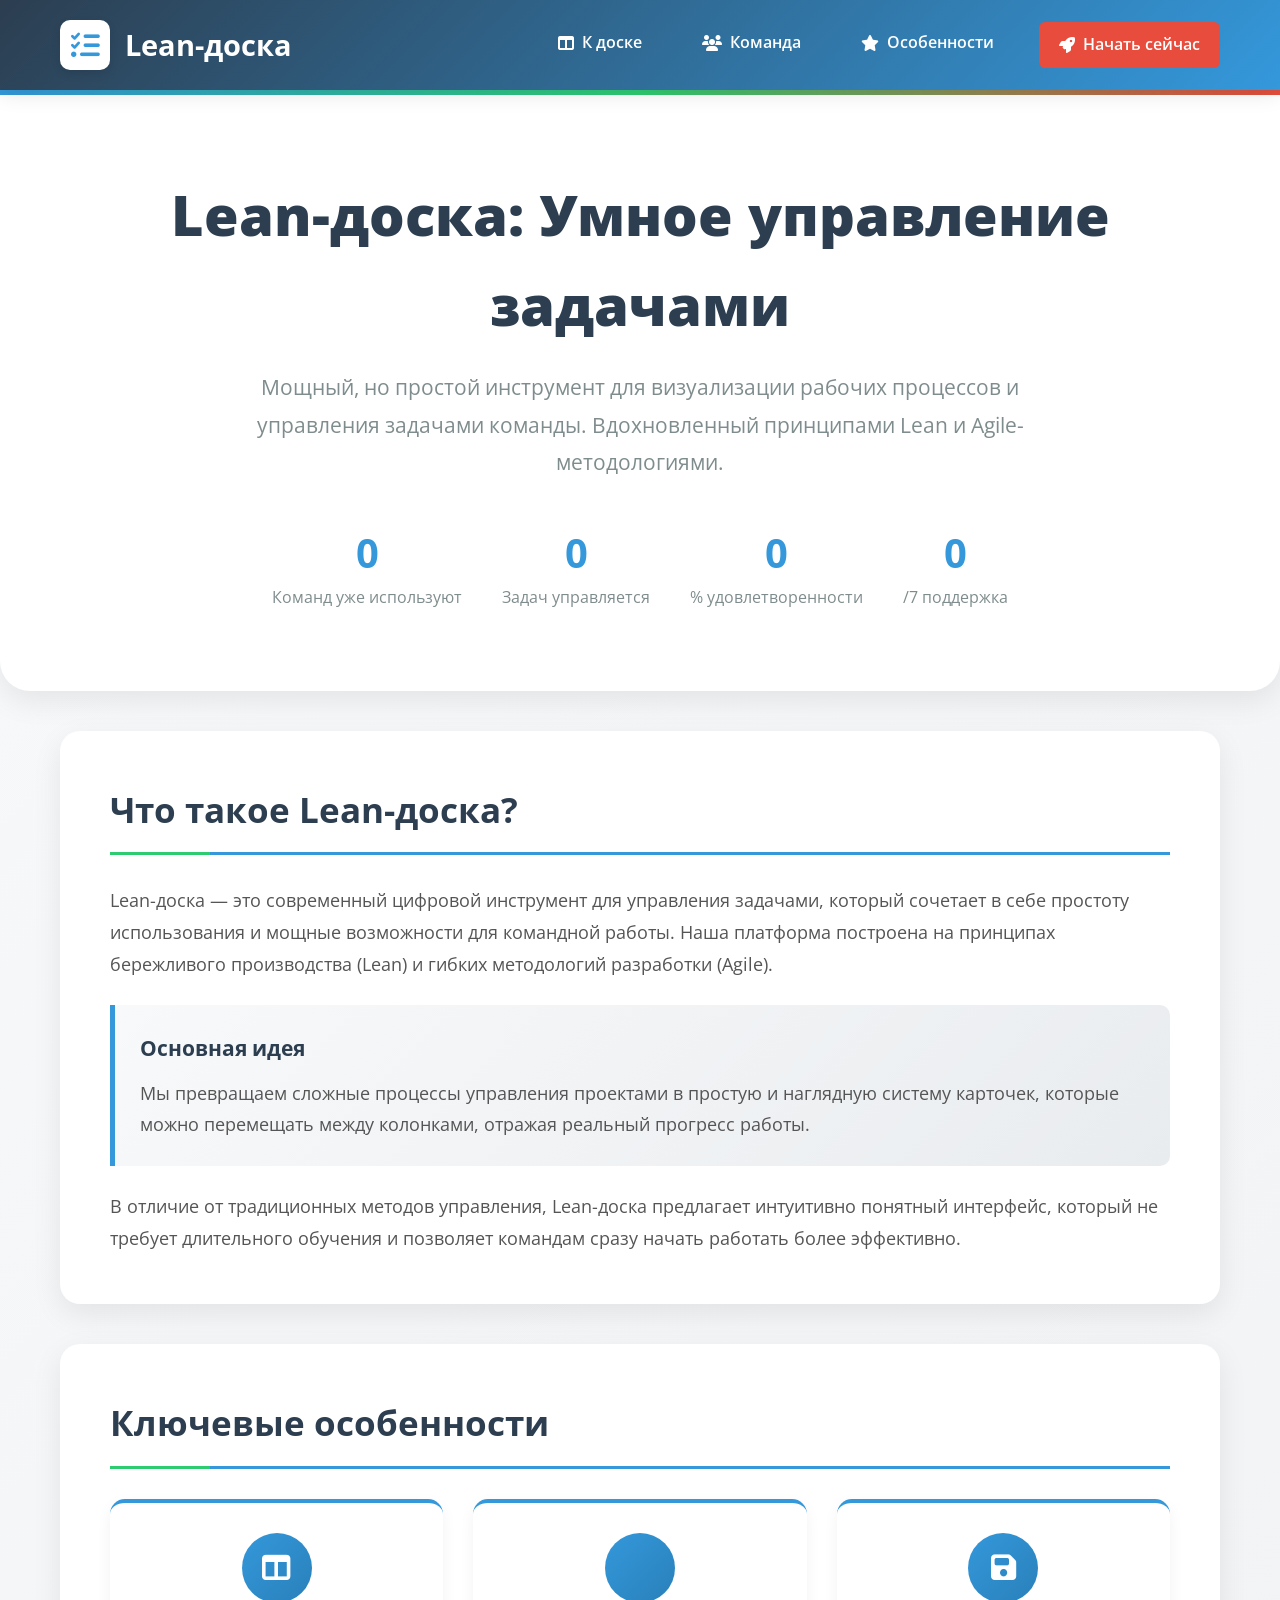
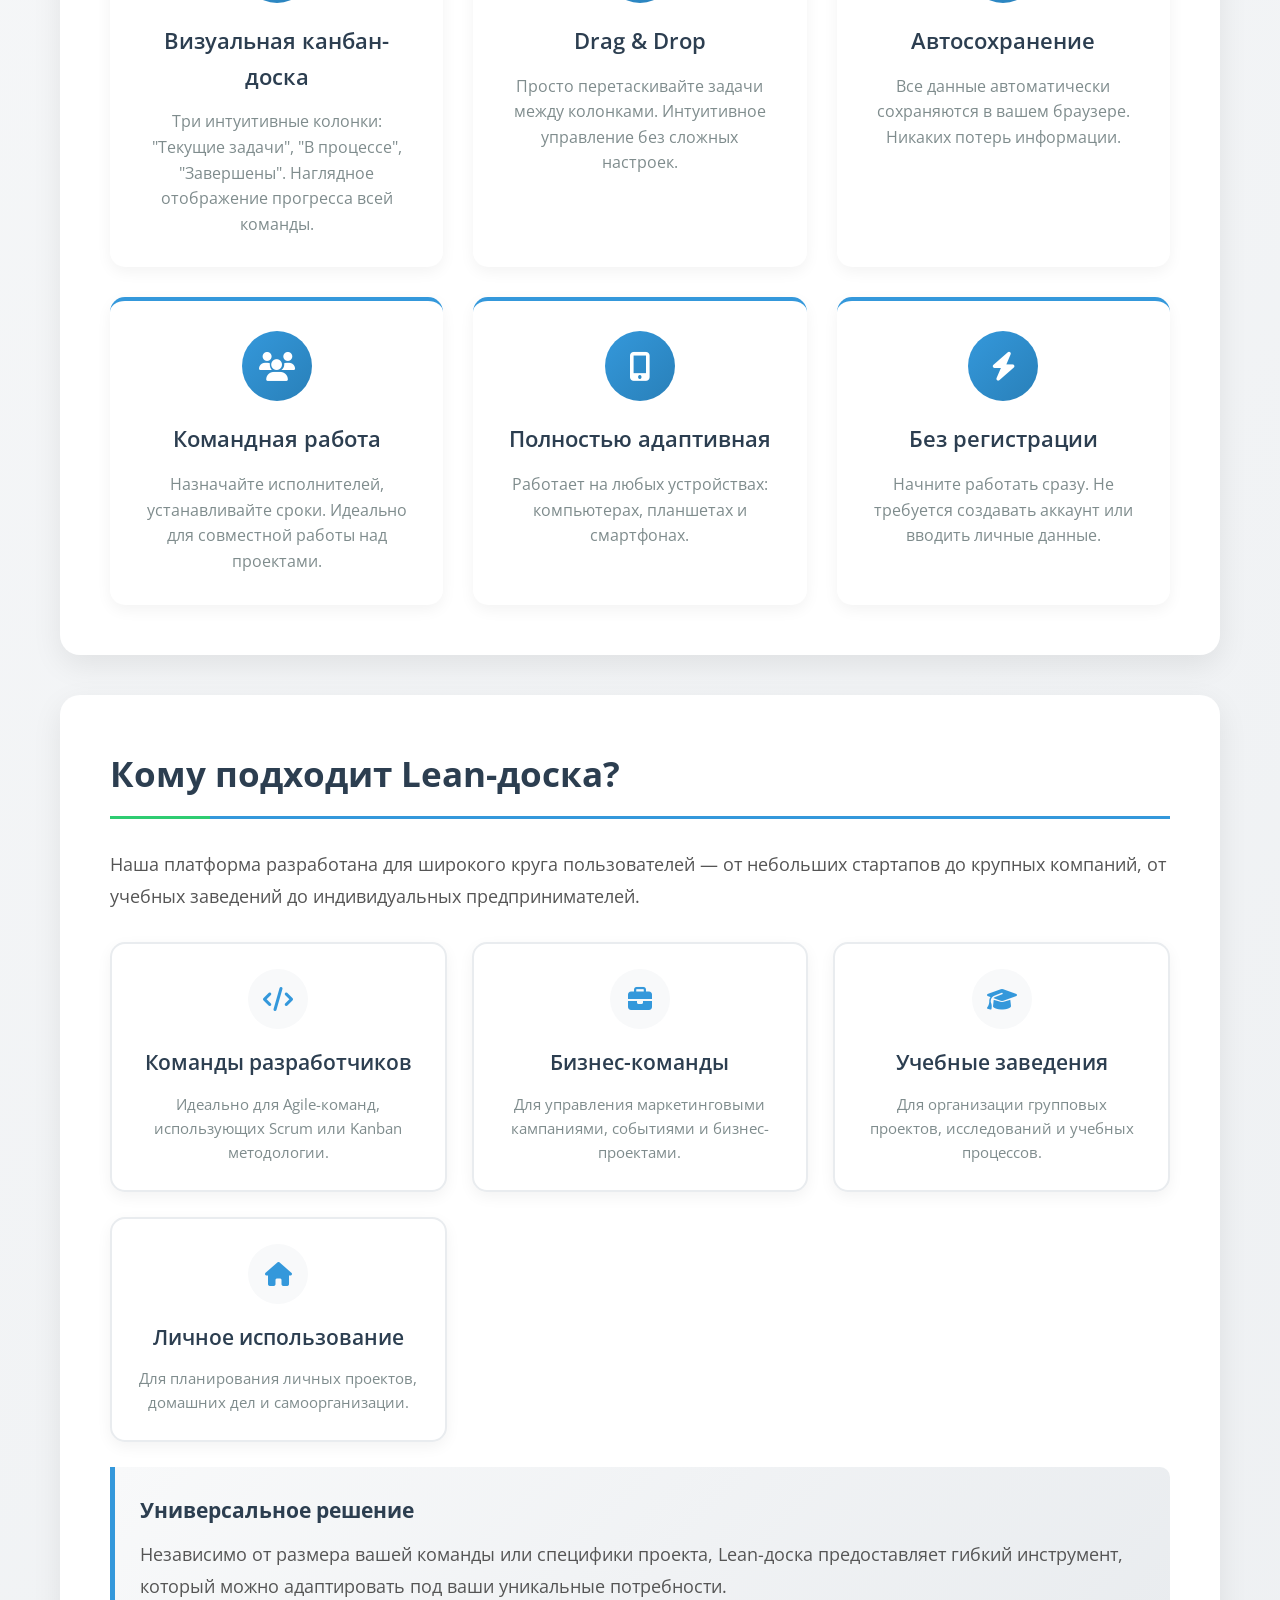
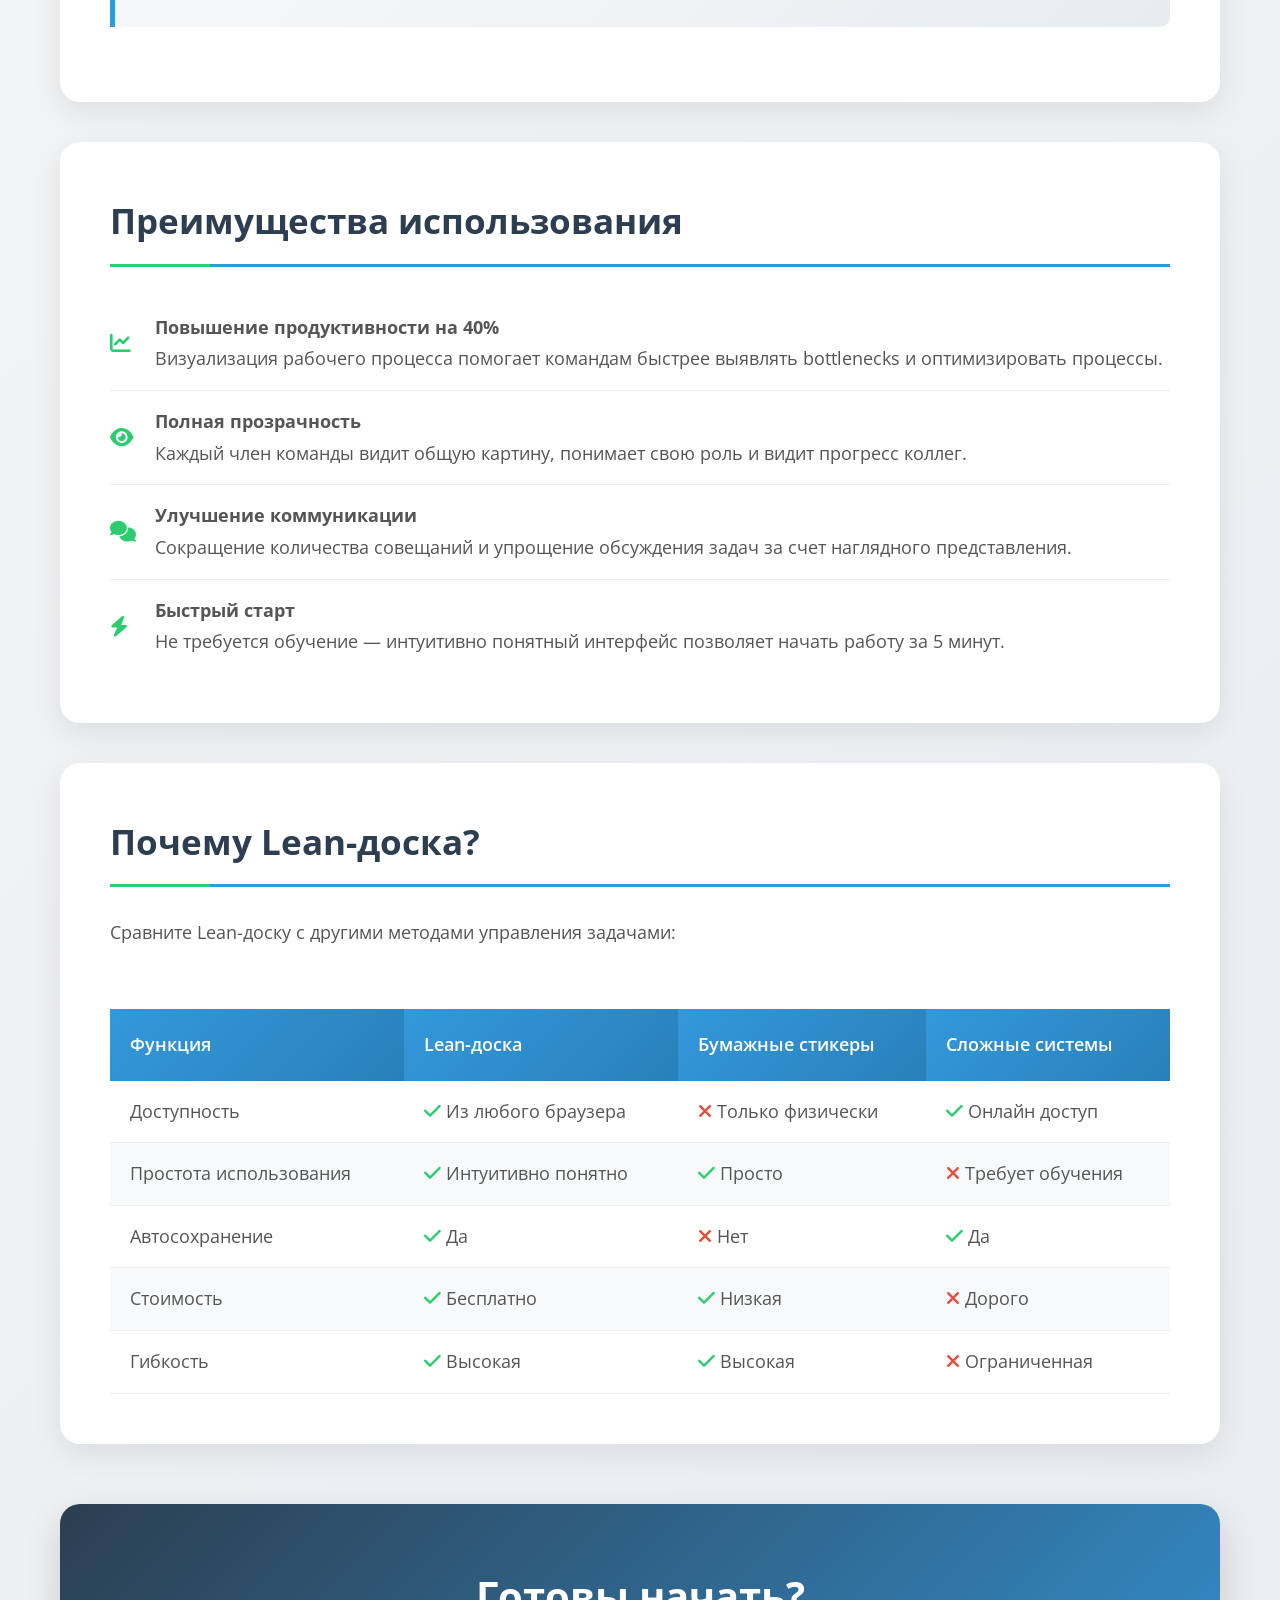
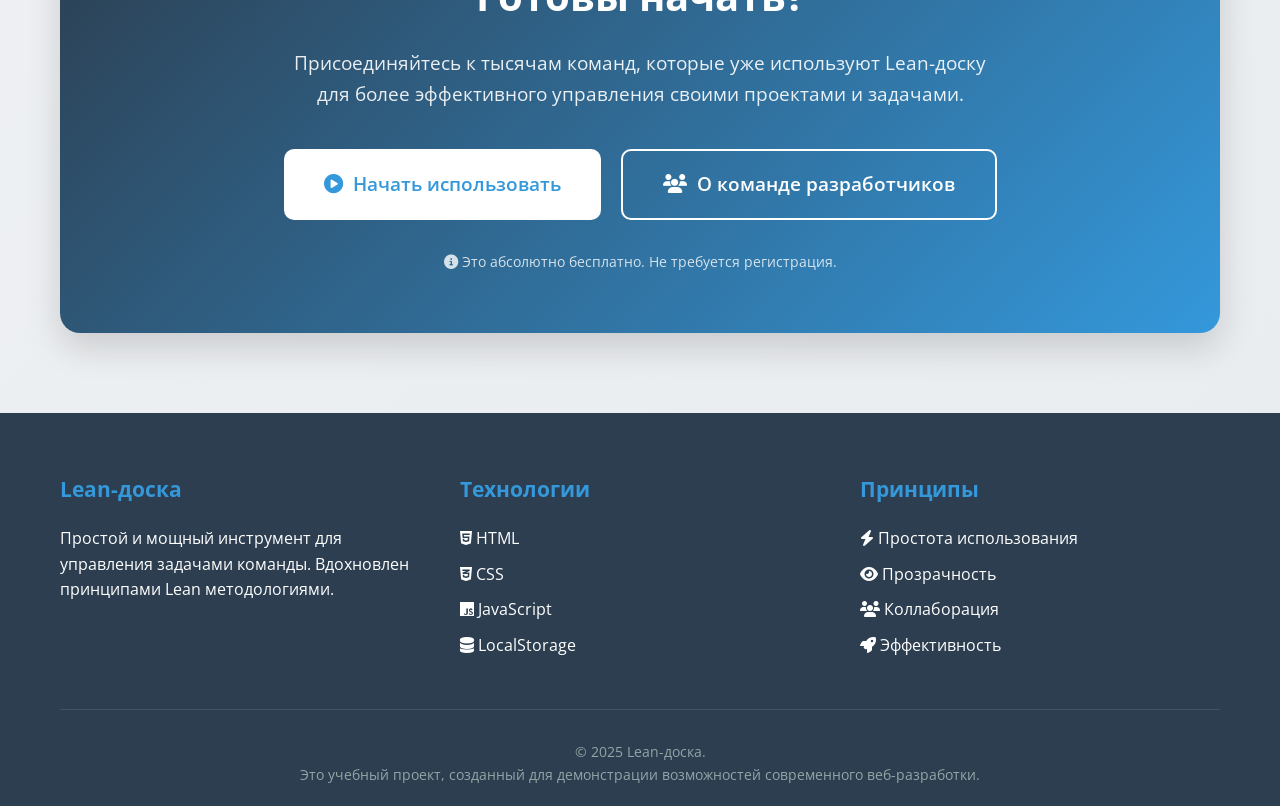
<file: about project/index.html>
<!DOCTYPE html>
<html lang="ru">
<head>
    <meta charset="UTF-8">
    <meta name="viewport" content="width=device-width, initial-scale=1.0">
    <title>О сайте | Lean-доска</title>
    <link rel="stylesheet" href="https://cdnjs.cloudflare.com/ajax/libs/font-awesome/6.4.0/css/all.min.css">
    <link href="https://fonts.googleapis.com/css2?family=Roboto:wght@300;400;500;700&family=Open+Sans:wght@400;600;700&display=swap" rel="stylesheet">
    <style>
        * {
            margin: 0;
            padding: 0;
            box-sizing: border-box;
            font-family: 'Open Sans', sans-serif;
        }

        body {
            background: linear-gradient(135deg, #f8f9fa 0%, #e9ecef 100%);
            color: #333;
            min-height: 100vh;
            line-height: 1.6;
        }

        .container {
            max-width: 1200px;
            margin: 0 auto;
            padding: 0 20px;
        }

        /* Header */
        header {
            background: linear-gradient(135deg, #2c3e50 0%, #3498db 100%);
            color: white;
            padding: 20px 0;
            box-shadow: 0 4px 20px rgba(0, 0, 0, 0.1);
            position: sticky;
            top: 0;
            z-index: 1000;
        }

        .header-container {
            max-width: 1200px;
            margin: 0 auto;
            padding: 0 20px;
            display: flex;
            justify-content: space-between;
            align-items: center;
        }

        .logo {
            display: flex;
            align-items: center;
            gap: 15px;
            font-size: 1.8rem;
            font-weight: 700;
        }

        .logo-icon {
            background: white;
            width: 50px;
            height: 50px;
            border-radius: 10px;
            display: flex;
            align-items: center;
            justify-content: center;
            color: #3498db;
            font-size: 1.8rem;
            box-shadow: 0 4px 10px rgba(0, 0, 0, 0.1);
        }

        nav ul {
            display: flex;
            list-style: none;
            gap: 30px;
        }

        nav a {
            color: white;
            text-decoration: none;
            font-weight: 600;
            transition: all 0.3s;
            padding: 8px 15px;
            border-radius: 6px;
            display: flex;
            align-items: center;
            gap: 8px;
        }

        nav a:hover {
            background: rgba(255, 255, 255, 0.15);
            transform: translateY(-2px);
        }

        .btn-primary {
            background: #e74c3c;
            color: white !important;
            padding: 10px 20px !important;
        }

        .btn-primary:hover {
            background: #c0392b !important;
            transform: translateY(-2px) !important;
        }

        /* Hero Section */
        .hero {
            padding: 80px 0;
            text-align: center;
            background: white;
            border-radius: 0 0 30px 30px;
            margin-bottom: 40px;
            box-shadow: 0 10px 30px rgba(0, 0, 0, 0.08);
            position: relative;
            overflow: hidden;
        }

        .hero:before {
            content: '';
            position: absolute;
            top: 0;
            left: 0;
            right: 0;
            height: 5px;
            background: linear-gradient(90deg, #3498db, #2ecc71, #e74c3c);
        }

        .hero h1 {
            font-size: 3.5rem;
            color: #2c3e50;
            margin-bottom: 20px;
            font-weight: 800;
        }

        .hero-subtitle {
            font-size: 1.3rem;
            color: #7f8c8d;
            max-width: 800px;
            margin: 0 auto 40px;
            line-height: 1.8;
        }

        .hero-stats {
            display: flex;
            justify-content: center;
            gap: 40px;
            flex-wrap: wrap;
            margin-top: 40px;
        }

        .stat {
            text-align: center;
        }

        .stat-number {
            font-size: 2.5rem;
            font-weight: 700;
            color: #3498db;
            display: block;
        }

        .stat-label {
            color: #7f8c8d;
            font-size: 1rem;
        }

        /* Main Content */
        .content-section {
            background: white;
            border-radius: 20px;
            padding: 50px;
            margin-bottom: 40px;
            box-shadow: 0 10px 30px rgba(0, 0, 0, 0.08);
            transition: transform 0.3s;
        }

        .content-section:hover {
            transform: translateY(-5px);
        }

        .section-title {
            color: #2c3e50;
            font-size: 2.2rem;
            margin-bottom: 30px;
            padding-bottom: 15px;
            border-bottom: 3px solid #3498db;
            position: relative;
        }

        .section-title:after {
            content: '';
            position: absolute;
            bottom: -3px;
            left: 0;
            width: 100px;
            height: 3px;
            background: #2ecc71;
        }

        .section-content {
            font-size: 1.1rem;
            color: #555;
            line-height: 1.8;
        }

        .highlight-box {
            background: linear-gradient(135deg, #f8f9fa 0%, #e9ecef 100%);
            border-left: 5px solid #3498db;
            padding: 25px;
            margin: 25px 0;
            border-radius: 0 10px 10px 0;
        }

        .highlight-box h4 {
            color: #2c3e50;
            margin-bottom: 10px;
            font-size: 1.3rem;
        }

        /* Features Grid */
        .features-grid {
            display: grid;
            grid-template-columns: repeat(auto-fit, minmax(300px, 1fr));
            gap: 30px;
            margin-top: 30px;
        }

        .feature-card {
            background: white;
            border-radius: 15px;
            padding: 30px;
            box-shadow: 0 5px 15px rgba(0, 0, 0, 0.05);
            border-top: 4px solid #3498db;
            transition: all 0.3s;
            text-align: center;
        }

        .feature-card:hover {
            transform: translateY(-10px);
            box-shadow: 0 15px 30px rgba(0, 0, 0, 0.1);
        }

        .feature-icon {
            width: 70px;
            height: 70px;
            background: linear-gradient(135deg, #3498db, #2980b9);
            border-radius: 50%;
            display: flex;
            align-items: center;
            justify-content: center;
            margin: 0 auto 20px;
            color: white;
            font-size: 1.8rem;
        }

        .feature-title {
            color: #2c3e50;
            font-size: 1.4rem;
            margin-bottom: 15px;
            font-weight: 600;
        }

        .feature-description {
            color: #7f8c8d;
            line-height: 1.6;
        }

        /* User Types */
        .user-types {
            display: grid;
            grid-template-columns: repeat(auto-fit, minmax(250px, 1fr));
            gap: 25px;
            margin-top: 30px;
        }

        .user-card {
            background: white;
            border-radius: 15px;
            padding: 25px;
            box-shadow: 0 5px 15px rgba(0, 0, 0, 0.05);
            border: 2px solid #e9ecef;
            transition: all 0.3s;
            text-align: center;
        }

        .user-card:hover {
            border-color: #3498db;
            transform: scale(1.05);
        }

        .user-icon {
            width: 60px;
            height: 60px;
            background: #f8f9fa;
            border-radius: 50%;
            display: flex;
            align-items: center;
            justify-content: center;
            margin: 0 auto 15px;
            color: #3498db;
            font-size: 1.5rem;
        }

        .user-title {
            color: #2c3e50;
            font-size: 1.3rem;
            margin-bottom: 10px;
            font-weight: 600;
        }

        .user-description {
            color: #7f8c8d;
            font-size: 0.95rem;
            line-height: 1.6;
        }

        /* Benefits List */
        .benefits-list {
            list-style: none;
            margin-top: 20px;
        }

        .benefits-list li {
            padding: 15px 0;
            border-bottom: 1px solid #eee;
            display: flex;
            align-items: center;
            gap: 15px;
        }

        .benefits-list li:last-child {
            border-bottom: none;
        }

        .benefit-icon {
            color: #2ecc71;
            font-size: 1.3rem;
            min-width: 30px;
        }

        /* Comparison Table */
        .comparison {
            margin-top: 40px;
            overflow-x: auto;
        }

        .comparison-table {
            width: 100%;
            border-collapse: collapse;
            margin-top: 20px;
        }

        .comparison-table th {
            background: linear-gradient(135deg, #3498db, #2980b9);
            color: white;
            padding: 20px;
            text-align: left;
            font-weight: 600;
        }

        .comparison-table td {
            padding: 15px 20px;
            border-bottom: 1px solid #eee;
        }

        .comparison-table tr:nth-child(even) {
            background: #f8f9fa;
        }

        .check-icon {
            color: #2ecc71;
            font-size: 1.2rem;
        }

        .cross-icon {
            color: #e74c3c;
            font-size: 1.2rem;
        }

        /* CTA Section */
        .cta-section {
            background: linear-gradient(135deg, #2c3e50 0%, #3498db 100%);
            color: white;
            padding: 60px;
            border-radius: 20px;
            text-align: center;
            margin: 60px 0;
            box-shadow: 0 15px 35px rgba(0, 0, 0, 0.15);
        }

        .cta-title {
            font-size: 2.5rem;
            margin-bottom: 20px;
            font-weight: 700;
        }

        .cta-description {
            font-size: 1.2rem;
            max-width: 700px;
            margin: 0 auto 40px;
            opacity: 0.9;
        }

        .cta-buttons {
            display: flex;
            gap: 20px;
            justify-content: center;
            flex-wrap: wrap;
        }

        .btn {
            padding: 15px 30px;
            border-radius: 10px;
            text-decoration: none;
            font-weight: 600;
            display: inline-flex;
            align-items: center;
            gap: 10px;
            transition: all 0.3s;
            font-size: 1.1rem;
            border: none;
            cursor: pointer;
        }

        .btn-large {
            padding: 18px 40px;
            font-size: 1.2rem;
        }

        .btn-white {
            background: white;
            color: #3498db;
        }

        .btn-white:hover {
            background: #f8f9fa;
            transform: translateY(-3px);
            box-shadow: 0 10px 20px rgba(0, 0, 0, 0.1);
        }

        .btn-outline {
            background: transparent;
            color: white;
            border: 2px solid white;
        }

        .btn-outline:hover {
            background: white;
            color: #3498db;
            transform: translateY(-3px);
        }

        /* FAQ Section */
        .faq-section {
            margin-top: 40px;
        }

        .faq-item {
            background: white;
            border-radius: 10px;
            margin-bottom: 15px;
            overflow: hidden;
            box-shadow: 0 3px 10px rgba(0, 0, 0, 0.05);
        }

        .faq-question {
            padding: 20px 25px;
            background: #f8f9fa;
            display: flex;
            justify-content: space-between;
            align-items: center;
            cursor: pointer;
            font-weight: 600;
            color: #2c3e50;
            transition: background 0.3s;
        }

        .faq-question:hover {
            background: #e9ecef;
        }

        .faq-answer {
            padding: 0 25px;
            max-height: 0;
            overflow: hidden;
            transition: max-height 0.3s, padding 0.3s;
        }

        .faq-item.active .faq-answer {
            padding: 20px 25px;
            max-height: 500px;
        }

        .faq-toggle {
            transition: transform 0.3s;
        }

        .faq-item.active .faq-toggle {
            transform: rotate(45deg);
        }

        /* Footer */
        footer {
            background: #2c3e50;
            color: white;
            padding: 60px 0 20px;
            margin-top: 80px;
        }

        .footer-container {
            max-width: 1200px;
            margin: 0 auto;
            padding: 0 20px;
        }

        .footer-content {
            display: grid;
            grid-template-columns: repeat(auto-fit, minmax(250px, 1fr));
            gap: 40px;
            margin-bottom: 40px;
        }

        .footer-column h3 {
            color: #3498db;
            margin-bottom: 20px;
            font-size: 1.3rem;
        }

        .footer-links {
            list-style: none;
        }

        .footer-links li {
            margin-bottom: 10px;
        }

        .footer-links a {
            color: #bdc3c7;
            text-decoration: none;
            transition: color 0.3s;
            display: flex;
            align-items: center;
            gap: 10px;
        }

        .footer-links a:hover {
            color: white;
        }

        .copyright {
            text-align: center;
            padding-top: 30px;
            border-top: 1px solid rgba(255, 255, 255, 0.1);
            color: #95a5a6;
            font-size: 0.9rem;
        }

        /* Responsive Design */
        @media (max-width: 768px) {
            .header-container {
                flex-direction: column;
                gap: 20px;
            }
            
            nav ul {
                flex-wrap: wrap;
                justify-content: center;
                gap: 15px;
            }
            
            .hero h1 {
                font-size: 2.5rem;
            }
            
            .content-section {
                padding: 30px;
            }
            
            .cta-section {
                padding: 40px 20px;
            }
            
            .hero-stats {
                gap: 20px;
            }
            
            .stat-number {
                font-size: 2rem;
            }
        }
    </style>
</head>
<body>
    <!-- Header -->
    <header>
        <div class="header-container">
            <div class="logo">
                <div class="logo-icon">
                    <i class="fas fa-tasks"></i>
                </div>
                <span>Lean-доска</span>
            </div>
            <nav>
                <ul>
                    <li><a href="task-board.html"><i class="fas fa-columns"></i> К доске</a></li>
                    <li><a href="team.html"><i class="fas fa-users"></i> Команда</a></li>
                    <li><a href="#features"><i class="fas fa-star"></i> Особенности</a></li>
                    <li><a href="#cta" class="btn-primary"><i class="fas fa-rocket"></i> Начать сейчас</a></li>
                </ul>
            </nav>
        </div>
    </header>

    <!-- Hero Section -->
    <section class="hero">
        <div class="container">
            <h1>Lean-доска: Умное управление задачами</h1>
            <p class="hero-subtitle">Мощный, но простой инструмент для визуализации рабочих процессов и управления задачами команды. Вдохновленный принципами Lean и Agile-методологиями.</p>
            
            <div class="hero-stats">
                <div class="stat">
                    <span class="stat-number" data-count="100">0</span>
                    <span class="stat-label">Команд уже используют</span>
                </div>
                <div class="stat">
                    <span class="stat-number" data-count="5000">0</span>
                    <span class="stat-label">Задач управляется</span>
                </div>
                <div class="stat">
                    <span class="stat-number" data-count="99">0</span>
                    <span class="stat-label">% удовлетворенности</span>
                </div>
                <div class="stat">
                    <span class="stat-number" data-count="24">0</span>
                    <span class="stat-label">/7 поддержка</span>
                </div>
            </div>
        </div>
    </section>

    <div class="container">
        <!-- What is Section -->
        <section class="content-section">
            <h2 class="section-title">Что такое Lean-доска?</h2>
            <div class="section-content">
                <p>Lean-доска — это современный цифровой инструмент для управления задачами, который сочетает в себе простоту использования и мощные возможности для командной работы. Наша платформа построена на принципах бережливого производства (Lean) и гибких методологий разработки (Agile).</p>
                
                <div class="highlight-box">
                    <h4>Основная идея</h4>
                    <p>Мы превращаем сложные процессы управления проектами в простую и наглядную систему карточек, которые можно перемещать между колонками, отражая реальный прогресс работы.</p>
                </div>
                
                <p>В отличие от традиционных методов управления, Lean-доска предлагает интуитивно понятный интерфейс, который не требует длительного обучения и позволяет командам сразу начать работать более эффективно.</p>
            </div>
        </section>

        <!-- Features Section -->
        <section id="features" class="content-section">
            <h2 class="section-title">Ключевые особенности</h2>
            <div class="features-grid">
                <div class="feature-card">
                    <div class="feature-icon">
                        <i class="fas fa-columns"></i>
                    </div>
                    <h3 class="feature-title">Визуальная канбан-доска</h3>
                    <p class="feature-description">Три интуитивные колонки: "Текущие задачи", "В процессе", "Завершены". Наглядное отображение прогресса всей команды.</p>
                </div>
                
                <div class="feature-card">
                    <div class="feature-icon">
                        <i class="fas fa-drag"></i>
                    </div>
                    <h3 class="feature-title">Drag & Drop</h3>
                    <p class="feature-description">Просто перетаскивайте задачи между колонками. Интуитивное управление без сложных настроек.</p>
                </div>
                
                <div class="feature-card">
                    <div class="feature-icon">
                        <i class="fas fa-save"></i>
                    </div>
                    <h3 class="feature-title">Автосохранение</h3>
                    <p class="feature-description">Все данные автоматически сохраняются в вашем браузере. Никаких потерь информации.</p>
                </div>
                
                <div class="feature-card">
                    <div class="feature-icon">
                        <i class="fas fa-users"></i>
                    </div>
                    <h3 class="feature-title">Командная работа</h3>
                    <p class="feature-description">Назначайте исполнителей, устанавливайте сроки. Идеально для совместной работы над проектами.</p>
                </div>
                
                <div class="feature-card">
                    <div class="feature-icon">
                        <i class="fas fa-mobile-alt"></i>
                    </div>
                    <h3 class="feature-title">Полностью адаптивная</h3>
                    <p class="feature-description">Работает на любых устройствах: компьютерах, планшетах и смартфонах.</p>
                </div>
                
                <div class="feature-card">
                    <div class="feature-icon">
                        <i class="fas fa-bolt"></i>
                    </div>
                    <h3 class="feature-title">Без регистрации</h3>
                    <p class="feature-description">Начните работать сразу. Не требуется создавать аккаунт или вводить личные данные.</p>
                </div>
            </div>
        </section>

        <!-- Who can use Section -->
        <section class="content-section">
            <h2 class="section-title">Кому подходит Lean-доска?</h2>
            <div class="section-content">
                <p>Наша платформа разработана для широкого круга пользователей — от небольших стартапов до крупных компаний, от учебных заведений до индивидуальных предпринимателей.</p>
                
                <div class="user-types">
                    <div class="user-card">
                        <div class="user-icon">
                            <i class="fas fa-code"></i>
                        </div>
                        <h4 class="user-title">Команды разработчиков</h4>
                        <p class="user-description">Идеально для Agile-команд, использующих Scrum или Kanban методологии.</p>
                    </div>
                    
                    <div class="user-card">
                        <div class="user-icon">
                            <i class="fas fa-briefcase"></i>
                        </div>
                        <h4 class="user-title">Бизнес-команды</h4>
                        <p class="user-description">Для управления маркетинговыми кампаниями, событиями и бизнес-проектами.</p>
                    </div>
                    
                    <div class="user-card">
                        <div class="user-icon">
                            <i class="fas fa-graduation-cap"></i>
                        </div>
                        <h4 class="user-title">Учебные заведения</h4>
                        <p class="user-description">Для организации групповых проектов, исследований и учебных процессов.</p>
                    </div>
                    
                    <div class="user-card">
                        <div class="user-icon">
                            <i class="fas fa-home"></i>
                        </div>
                        <h4 class="user-title">Личное использование</h4>
                        <p class="user-description">Для планирования личных проектов, домашних дел и самоорганизации.</p>
                    </div>
                </div>
                
                <div class="highlight-box">
                    <h4>Универсальное решение</h4>
                    <p>Независимо от размера вашей команды или специфики проекта, Lean-доска предоставляет гибкий инструмент, который можно адаптировать под ваши уникальные потребности.</p>
                </div>
            </div>
        </section>

        <!-- Benefits Section -->
        <section class="content-section">
            <h2 class="section-title">Преимущества использования</h2>
            <div class="section-content">
                <ul class="benefits-list">
                    <li>
                        <div class="benefit-icon">
                            <i class="fas fa-chart-line"></i>
                        </div>
                        <div>
                            <strong>Повышение продуктивности на 40%</strong>
                            <p>Визуализация рабочего процесса помогает командам быстрее выявлять bottlenecks и оптимизировать процессы.</p>
                        </div>
                    </li>
                    <li>
                        <div class="benefit-icon">
                            <i class="fas fa-eye"></i>
                        </div>
                        <div>
                            <strong>Полная прозрачность</strong>
                            <p>Каждый член команды видит общую картину, понимает свою роль и видит прогресс коллег.</p>
                        </div>
                    </li>
                    <li>
                        <div class="benefit-icon">
                            <i class="fas fa-comments"></i>
                        </div>
                        <div>
                            <strong>Улучшение коммуникации</strong>
                            <p>Сокращение количества совещаний и упрощение обсуждения задач за счет наглядного представления.</p>
                        </div>
                    </li>
                    <li>
                        <div class="benefit-icon">
                            <i class="fas fa-bolt"></i>
                        </div>
                        <div>
                            <strong>Быстрый старт</strong>
                            <p>Не требуется обучение — интуитивно понятный интерфейс позволяет начать работу за 5 минут.</p>
                        </div>
                    </li>
                </ul>
            </div>
        </section>

        <!-- Comparison Section -->
        <section class="content-section">
            <h2 class="section-title">Почему Lean-доска?</h2>
            <div class="section-content">
                <p>Сравните Lean-доску с другими методами управления задачами:</p>
                
                <div class="comparison">
                    <table class="comparison-table">
                        <thead>
                            <tr>
                                <th>Функция</th>
                                <th>Lean-доска</th>
                                <th>Бумажные стикеры</th>
                                <th>Сложные системы</th>
                            </tr>
                        </thead>
                        <tbody>
                            <tr>
                                <td>Доступность</td>
                                <td><i class="fas fa-check check-icon"></i> Из любого браузера</td>
                                <td><i class="fas fa-times cross-icon"></i> Только физически</td>
                                <td><i class="fas fa-check check-icon"></i> Онлайн доступ</td>
                            </tr>
                            <tr>
                                <td>Простота использования</td>
                                <td><i class="fas fa-check check-icon"></i> Интуитивно понятно</td>
                                <td><i class="fas fa-check check-icon"></i> Просто</td>
                                <td><i class="fas fa-times cross-icon"></i> Требует обучения</td>
                            </tr>
                            <tr>
                                <td>Автосохранение</td>
                                <td><i class="fas fa-check check-icon"></i> Да</td>
                                <td><i class="fas fa-times cross-icon"></i> Нет</td>
                                <td><i class="fas fa-check check-icon"></i> Да</td>
                            </tr>
                            <tr>
                                <td>Стоимость</td>
                                <td><i class="fas fa-check check-icon"></i> Бесплатно</td>
                                <td><i class="fas fa-check check-icon"></i> Низкая</td>
                                <td><i class="fas fa-times cross-icon"></i> Дорого</td>
                            </tr>
                            <tr>
                                <td>Гибкость</td>
                                <td><i class="fas fa-check check-icon"></i> Высокая</td>
                                <td><i class="fas fa-check check-icon"></i> Высокая</td>
                                <td><i class="fas fa-times cross-icon"></i> Ограниченная</td>
                            </tr>
                        </tbody>
                    </table>
                </div>
            </div>
        </section>

        <!-- CTA Section -->
        <section id="cta" class="cta-section">
            <h2 class="cta-title">Готовы начать?</h2>
            <p class="cta-description">Присоединяйтесь к тысячам команд, которые уже используют Lean-доску для более эффективного управления своими проектами и задачами.</p>
            
            <div class="cta-buttons">
                <a href="task-board.html" class="btn btn-large btn-white">
                    <i class="fas fa-play-circle"></i> Начать использовать
                </a>
                <a href="team.html" class="btn btn-large btn-outline">
                    <i class="fas fa-users"></i> О команде разработчиков
                </a>
            </div>
            
            <p style="margin-top: 30px; opacity: 0.8; font-size: 0.9rem;">
                <i class="fas fa-info-circle"></i> Это абсолютно бесплатно. Не требуется регистрация.
            </p>
        </section>
    </div>

    <!-- Footer -->
    <footer>
        <div class="footer-container">
            <div class="footer-content">
                <div class="footer-column">
                    <h3>Lean-доска</h3>
                    <p>Простой и мощный инструмент для управления задачами команды. Вдохновлен принципами Lean методологиями.</p>
                </div>
                <div class="footer-column">
                    <h3>Технологии</h3>
                    <ul class="footer-links">
                        <li><i class="fab fa-html5"></i> HTML</li>
                        <li><i class="fab fa-css3-alt"></i> CSS</li>
                        <li><i class="fab fa-js"></i> JavaScript</li>
                        <li><i class="fas fa-database"></i> LocalStorage</li>
                    </ul>
                </div>
                <div class="footer-column">
                    <h3>Принципы</h3>
                    <ul class="footer-links">
                        <li><i class="fas fa-bolt"></i> Простота использования</li>
                        <li><i class="fas fa-eye"></i> Прозрачность</li>
                        <li><i class="fas fa-users"></i> Коллаборация</li>
                        <li><i class="fas fa-rocket"></i> Эффективность</li>
                    </ul>
                </div>
            </div>
            <div class="copyright">
                <p>© 2025 Lean-доска.</p>
                <p>Это учебный проект, созданный для демонстрации возможностей современного веб-разработки.</p>
            </div>
        </div>
    </footer>

    <script>
        // Плавная прокрутка к якорям
        document.querySelectorAll('a[href^="#"]').forEach(anchor => {
            anchor.addEventListener('click', function(e) {
                e.preventDefault();
                
                const targetId = this.getAttribute('href');
                if(targetId === '#') return;
                
                const targetElement = document.querySelector(targetId);
                if(targetElement) {
                    window.scrollTo({
                        top: targetElement.offsetTop - 100,
                        behavior: 'smooth'
                    });
                }
            });
        });
        
        // Анимация счетчиков статистики
        function animateCounters() {}
            const counters = document.querySelectorAll('.stat-number');
            const speed = 200; // скорость
</file>
